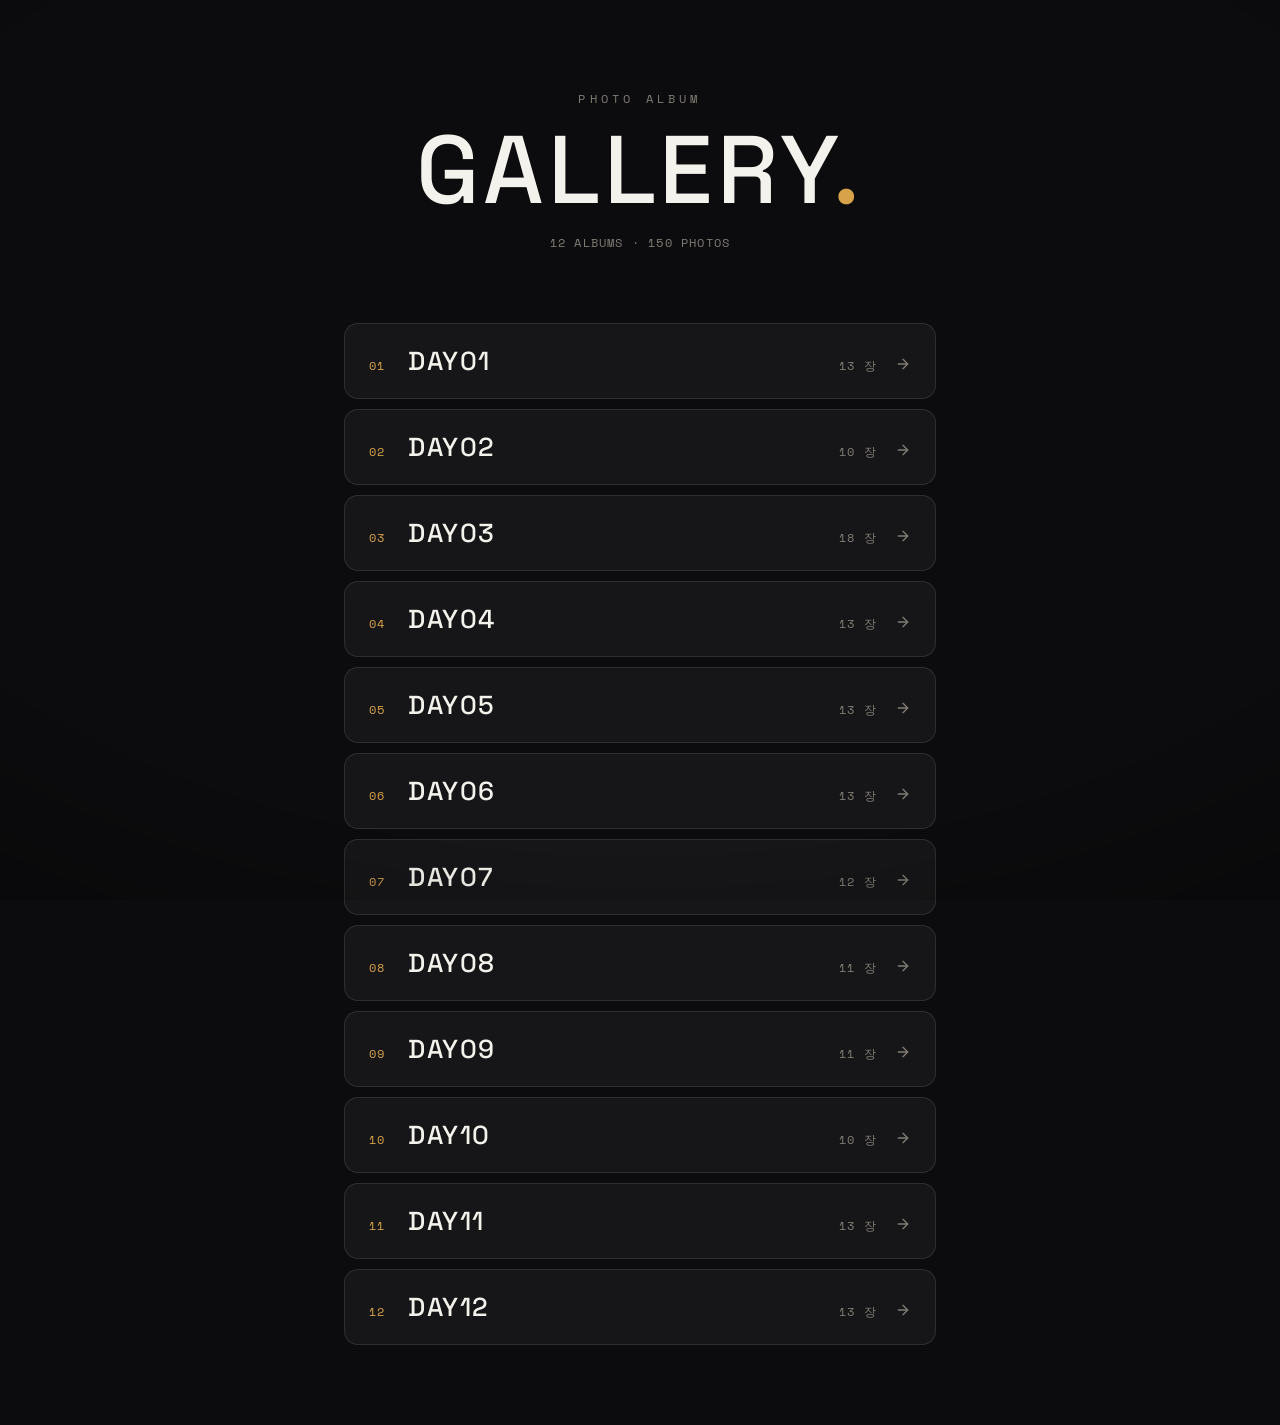
<file: index.html>
<!doctype html>
<html lang="ko">
  <head>
    <meta charset="UTF-8" />
    <meta
      name="viewport"
      content="width=device-width, initial-scale=1.0, viewport-fit=cover"
    />
    <title>Gallery</title>
    <link rel="preconnect" href="https://fonts.googleapis.com" />
    <link rel="preconnect" href="https://fonts.gstatic.com" crossorigin />
    <link
      href="https://fonts.googleapis.com/css2?family=Space+Grotesk:wght@400;500;700&family=Space+Mono:wght@400;700&display=swap"
      rel="stylesheet"
    />
    <style>
      /* pages.css와 같은 토큰 — 메인 페이지는 스크롤이 필요해서 독립 스타일 */
      :root {
        --bg: #0c0c0e;
        --text: #f4f2ec;
        --muted: #807d75;
        --line: rgba(255, 255, 255, 0.1);
        --panel: rgba(255, 255, 255, 0.045);
        --accent: #d8a24a;
        --sans: 'Space Grotesk', system-ui, -apple-system, sans-serif;
        --mono: 'Space Mono', ui-monospace, monospace;
      }
      * {
        box-sizing: border-box;
        margin: 0;
        padding: 0;
      }
      body {
        background: var(--bg);
        color: var(--text);
        font-family: var(--sans);
        min-height: 100dvh;
        -webkit-tap-highlight-color: transparent;
        animation: fade 0.6s ease;
      }
      /* 다크룸 비네트 (뷰어와 동일) */
      body::after {
        content: '';
        position: fixed;
        inset: 0;
        pointer-events: none;
        z-index: 5;
        background: radial-gradient(
          120% 100% at 50% 40%,
          transparent 55%,
          rgba(0, 0, 0, 0.55) 100%
        );
      }

      .wrap {
        max-width: 640px;
        margin: 0 auto;
        padding: clamp(48px, 10vh, 110px) 24px 80px;
      }

      header {
        text-align: center;
        margin-bottom: clamp(40px, 8vh, 72px);
      }
      .eyebrow {
        font-family: var(--mono);
        font-size: 12px;
        letter-spacing: 0.35em;
        text-transform: uppercase;
        color: var(--muted);
        margin-bottom: 18px;
      }
      h1 {
        font-size: clamp(48px, 12vw, 96px);
        font-weight: 500;
        letter-spacing: 0.04em;
        line-height: 0.95;
      }
      h1 .dot {
        color: var(--accent);
      }
      .meta {
        margin-top: 18px;
        font-family: var(--mono);
        font-size: 12px;
        letter-spacing: 0.1em;
        color: var(--muted);
      }

      /* ---------- 필름 인덱스 리스트 ---------- */
      .index {
        display: flex;
        flex-direction: column;
        gap: 10px;
      }
      .row {
        display: flex;
        align-items: baseline;
        gap: 18px;
        text-decoration: none;
        color: inherit;
        background: var(--panel);
        border: 1px solid var(--line);
        border-radius: 14px;
        padding: 20px 24px;
        transition:
          border-color 0.18s ease,
          background 0.18s ease,
          transform 0.15s ease;
      }
      .row:hover,
      .row:focus-visible {
        background: rgba(255, 255, 255, 0.07);
        border-color: rgba(216, 162, 74, 0.5);
        transform: translateY(-2px);
        outline: none;
      }
      .row .no {
        font-family: var(--mono);
        font-size: 12px;
        color: var(--accent);
        letter-spacing: 0.1em;
        min-width: 3ch;
      }
      .row .name {
        font-size: clamp(20px, 4.6vw, 26px);
        font-weight: 500;
        letter-spacing: 0.06em;
        flex: 1;
      }
      .row .count {
        font-family: var(--mono);
        font-size: 12px;
        color: var(--muted);
        letter-spacing: 0.1em;
      }
      .row .arrow {
        color: var(--muted);
        transition: color 0.18s ease, transform 0.18s ease;
      }
      .row:hover .arrow {
        color: var(--accent);
        transform: translateX(3px);
      }
      .row .arrow svg {
        width: 16px;
        height: 16px;
        display: block;
        transform: translateY(2px);
      }

      .empty,
      .error {
        font-family: var(--mono);
        font-size: 13px;
        color: var(--muted);
        border: 1px dashed var(--line);
        border-radius: 14px;
        padding: 44px 24px;
        text-align: center;
        line-height: 2;
      }
      .empty code {
        color: var(--accent);
      }

      @keyframes fade {
        from {
          opacity: 0;
        }
        to {
          opacity: 1;
        }
      }
      @media (prefers-reduced-motion: reduce) {
        * {
          animation: none !important;
          transition: none !important;
        }
      }
    </style>
  </head>
  <body>
    <div class="wrap">
      <header>
        <div class="eyebrow">Photo Album</div>
        <h1>GALLERY<span class="dot">.</span></h1>
        <p class="meta" id="meta">불러오는 중…</p>
      </header>

      <div class="index" id="list"></div>
    </div>

    <script>
      (async function () {
        const list = document.getElementById('list');
        const meta = document.getElementById('meta');

        let manifest;
        try {
          const res = await fetch('assets/manifest.json', {
            cache: 'no-store',
          });
          manifest = await res.json();
        } catch (e) {
          meta.textContent = '';
          list.innerHTML =
            '<div class="error">manifest.json을 불러올 수 없습니다.<br>' +
            'node scripts/generate-manifest.js 를 먼저 실행했는지 확인하세요.</div>';
          return;
        }

        const days = manifest.days || [];
        const totalPhotos = days.reduce((s, d) => s + d.count, 0);
        meta.textContent = days.length + ' ALBUMS · ' + totalPhotos + ' PHOTOS';

        if (days.length === 0) {
          list.innerHTML =
            '<div class="empty">아직 앨범이 없어요.<br>' +
            '<code>assets/images/day01/</code> 폴더에 사진을 넣으면<br>' +
            '여기 자동으로 나타납니다.</div>';
          return;
        }

        days.forEach((day, i) => {
          const a = document.createElement('a');
          a.className = 'row';
          a.href = 'viewer.html?day=' + encodeURIComponent(day.id);

          const no = String(i + 1).padStart(2, '0');
          a.innerHTML =
            '<span class="no">' + no + '</span>' +
            '<span class="name">' + day.title + '</span>' +
            '<span class="count">' + day.count + ' 장</span>' +
            '<span class="arrow"><svg viewBox="0 0 24 24" fill="none" stroke="currentColor" stroke-width="2" stroke-linecap="round" stroke-linejoin="round"><line x1="5" y1="12" x2="19" y2="12"/><polyline points="12 5 19 12 12 19"/></svg></span>';

          list.appendChild(a);
        });
      })();
    </script>
  </body>
</html>
</file>
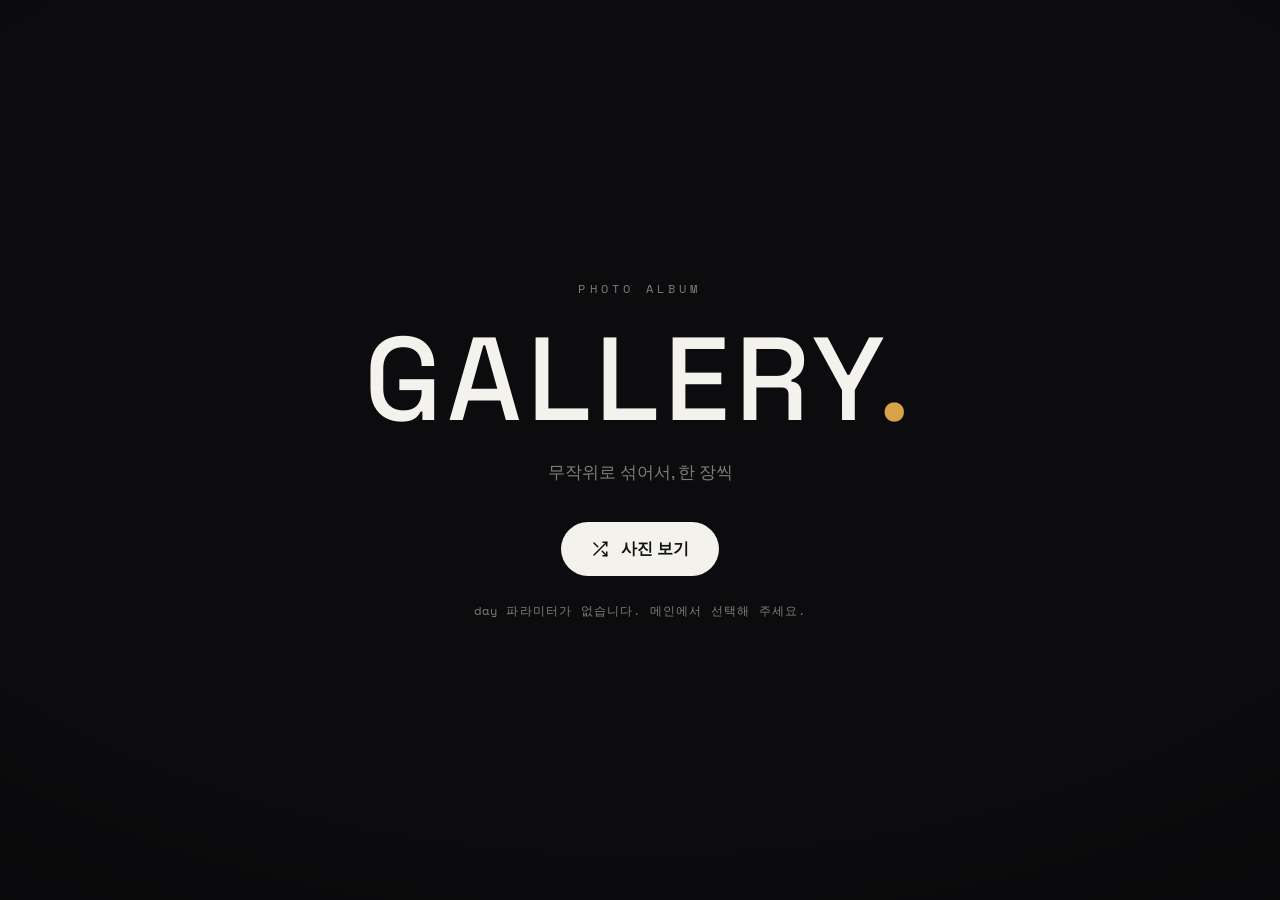
<file: viewer.html>
<!doctype html>
<html lang="ko">
  <head>
    <meta charset="UTF-8" />
    <meta
      name="viewport"
      content="width=device-width, initial-scale=1.0, viewport-fit=cover"
    />
    <title>Gallery Viewer</title>
    <link rel="stylesheet" href="assets/css/pages.css" />
    <link rel="preconnect" href="https://fonts.googleapis.com" />
    <link rel="preconnect" href="https://fonts.gstatic.com" crossorigin />
    <link
      href="https://fonts.googleapis.com/css2?family=Space+Grotesk:wght@400;500;700&family=Space+Mono:wght@400;700&display=swap"
      rel="stylesheet"
    />
  </head>
  <body>
    <!-- 표지 -->
    <section id="cover" class="screen">
      <div class="eyebrow">Photo Album</div>
      <h1 id="coverTitle">GALLERY<span class="dot">.</span></h1>
      <p class="subtitle" id="coverSub">무작위로 섞어서, 한 장씩</p>
      <button class="start" id="startBtn">
        <svg
          viewBox="0 0 24 24"
          fill="none"
          stroke="currentColor"
          stroke-width="2"
          stroke-linecap="round"
          stroke-linejoin="round"
        >
          <polyline points="16 3 21 3 21 8" />
          <line x1="4" y1="20" x2="21" y2="3" />
          <polyline points="21 16 21 21 16 21" />
          <line x1="15" y1="15" x2="21" y2="21" />
          <line x1="4" y1="4" x2="9" y2="9" />
        </svg>
        사진 보기
      </button>
      <div class="count-note" id="countNote">불러오는 중…</div>
    </section>

    <!-- 뷰어 -->
    <section id="viewer" class="screen" hidden>
      <div class="topbar">
        <div class="counter">
          <b id="cur">1</b> <span>/ <span id="total">1</span></span>
        </div>
        <div class="tools">
          <button class="icon-btn" id="shuffleBtn" title="다시 섞기">
            <svg
              viewBox="0 0 24 24"
              fill="none"
              stroke="currentColor"
              stroke-width="2"
              stroke-linecap="round"
              stroke-linejoin="round"
            >
              <polyline points="16 3 21 3 21 8" />
              <line x1="4" y1="20" x2="21" y2="3" />
              <polyline points="21 16 21 21 16 21" />
              <line x1="15" y1="15" x2="21" y2="21" />
              <line x1="4" y1="4" x2="9" y2="9" />
            </svg>
          </button>
          <button class="icon-btn" id="stripBtn" title="목록 보기">
            <svg
              viewBox="0 0 24 24"
              fill="none"
              stroke="currentColor"
              stroke-width="2"
              stroke-linecap="round"
              stroke-linejoin="round"
            >
              <rect x="3" y="4" width="4" height="16" rx="1" />
              <rect x="10" y="4" width="4" height="16" rx="1" />
              <rect x="17" y="4" width="4" height="16" rx="1" />
            </svg>
          </button>
          <button class="icon-btn" id="homeBtn" title="처음으로">
            <svg
              viewBox="0 0 24 24"
              fill="none"
              stroke="currentColor"
              stroke-width="2"
              stroke-linecap="round"
              stroke-linejoin="round"
            >
              <path d="M3 9l9-7 9 7v11a2 2 0 0 1-2 2H5a2 2 0 0 1-2-2z" />
              <polyline points="9 22 9 12 15 12 15 22" />
            </svg>
          </button>
        </div>
      </div>

      <div class="stage" id="stage">
        <button class="nav-zone prev" id="prevZone" aria-label="이전">
          <span class="chev"
            ><svg
              viewBox="0 0 24 24"
              fill="none"
              stroke="currentColor"
              stroke-width="2.2"
              stroke-linecap="round"
              stroke-linejoin="round"
            >
              <polyline points="15 18 9 12 15 6" /></svg
          ></span>
        </button>
        <div class="spinner" id="spinner"></div>
        <img id="photo" alt="" />
        <button class="nav-zone next" id="nextZone" aria-label="다음">
          <span class="chev"
            ><svg
              viewBox="0 0 24 24"
              fill="none"
              stroke="currentColor"
              stroke-width="2.2"
              stroke-linecap="round"
              stroke-linejoin="round"
            >
              <polyline points="9 18 15 12 9 6" /></svg
          ></span>
        </button>
      </div>

      <div class="bottom">
        <div class="progress"><div class="bar" id="bar"></div></div>
        <div class="filmstrip" id="filmstrip" hidden></div>
        <div class="hint">← → 방향키 · 스와이프 · Esc 나가기</div>
      </div>
    </section>

    <script>
      (async function () {
        // ── 1. URL에서 day 파라미터 읽기 (예: viewer.html?day=day01)
        const params = new URLSearchParams(location.search);
        const dayId = params.get('day');

        // ── 2. manifest.json에서 해당 day의 이미지 목록 가져오기
        let IMAGES = [];
        let TITLE = 'GALLERY';
        let SUBTITLE = '무작위로 섞어서, 한 장씩';

        try {
          const res = await fetch('assets/manifest.json', {
            cache: 'no-store',
          });
          const manifest = await res.json();
          const day = manifest.days.find((d) => d.id === dayId);

          if (!day) {
            document.getElementById('countNote').textContent =
              dayId
                ? `"${dayId}" 폴더를 찾을 수 없습니다.`
                : 'day 파라미터가 없습니다. 메인에서 선택해 주세요.';
            document.getElementById('startBtn').disabled = true;
            return;
          }

          IMAGES = day.images;
          TITLE = day.title;
        } catch (e) {
          document.getElementById('countNote').textContent =
            'manifest.json을 불러오지 못했습니다.';
          document.getElementById('startBtn').disabled = true;
          return;
        }

        // ── 3. 아래부터는 기존 뷰어 로직 그대로
        document.getElementById('coverTitle').firstChild.textContent = TITLE;
        document.getElementById('coverSub').textContent = SUBTITLE;
        document.getElementById('countNote').textContent =
          IMAGES.length + '장';
        document.title = TITLE + ' — Gallery';

        const $ = (id) => document.getElementById(id);
        const cover = $('cover'),
          viewer = $('viewer');
        const photo = $('photo'),
          stage = $('stage');
        const spinner = $('spinner');
        const filmstrip = $('filmstrip');
        let order = [];
        let pos = 0;
        let stripBuilt = false;
        const cache = {};
        let token = 0;

        function shuffle() {
          order = IMAGES.map((_, i) => i);
          for (let i = order.length - 1; i > 0; i--) {
            const j = Math.floor(Math.random() * (i + 1));
            [order[i], order[j]] = [order[j], order[i]];
          }
          stripBuilt = false;
          filmstrip.innerHTML = '';
        }

        function getImg(url) {
          if (cache[url]) return cache[url];
          const im = new Image();
          im.decoding = 'async';
          im.src = url;
          cache[url] = im;
          return im;
        }
        function preload(i) {
          const idx = order[i];
          if (idx !== undefined) getImg(IMAGES[idx]);
        }

        function preloadAll() {
          let i = 0;
          const CONCURRENCY = 3;
          function next() {
            if (i >= order.length) return;
            const url = IMAGES[order[i++]];
            const im = getImg(url);
            if (im.complete) next();
            else {
              im.addEventListener('load', next, { once: true });
              im.addEventListener('error', next, { once: true });
            }
          }
          for (let k = 0; k < CONCURRENCY; k++) next();
        }

        function render() {
          const idx = order[pos];
          const url = IMAGES[idx];
          const my = ++token;
          const im = getImg(url);

          const show = () => {
            if (my !== token) return;
            photo.src = url;
            photo.classList.remove('loading');
            spinner.classList.remove('show');
          };

          if (im.complete && im.naturalWidth) {
            show();
          } else {
            photo.classList.add('loading');
            spinner.classList.add('show');
            im.addEventListener('load', show, { once: true });
            im.addEventListener(
              'error',
              () => {
                if (my !== token) return;
                spinner.classList.remove('show');
                photo.classList.remove('loading');
                photo.alt = '사진을 불러올 수 없습니다: ' + url;
              },
              { once: true },
            );
          }

          $('cur').textContent = pos + 1;
          $('total').textContent = order.length;
          $('bar').style.width = ((pos + 1) / order.length) * 100 + '%';

          preload((pos + 1) % order.length);
          preload((pos - 1 + order.length) % order.length);

          updateStripActive();
        }

        function go(delta) {
          if (order.length === 0) return;
          pos = (pos + delta + order.length) % order.length;
          render();
        }

        function start() {
          shuffle();
          pos = 0;
          cover.hidden = true;
          viewer.hidden = false;
          render();
          preloadAll();
        }

        function buildStrip() {
          filmstrip.innerHTML = '';
          order.forEach((idx, i) => {
            const t = new Image();
            t.src = IMAGES[idx];
            t.loading = 'lazy';
            t.dataset.i = i;
            t.addEventListener('click', () => {
              pos = i;
              render();
            });
            filmstrip.appendChild(t);
          });
          stripBuilt = true;
          updateStripActive();
        }
        function updateStripActive() {
          if (filmstrip.hidden) return;
          const imgs = filmstrip.children;
          for (let i = 0; i < imgs.length; i++)
            imgs[i].classList.toggle('active', i === pos);
          const active = imgs[pos];
          if (active)
            active.scrollIntoView({ inline: 'center', block: 'nearest' });
        }

        $('startBtn').addEventListener('click', start);
        $('prevZone').addEventListener('click', () => go(-1));
        $('nextZone').addEventListener('click', () => go(1));
        $('shuffleBtn').addEventListener('click', () => {
          shuffle();
          pos = 0;
          render();
          if (!filmstrip.hidden) buildStrip();
        });
        // 홈 버튼: 메인 페이지로 이동 (표지가 아니라 index로)
        $('homeBtn').addEventListener('click', () => {
          location.href = 'index.html';
        });
        $('stripBtn').addEventListener('click', (e) => {
          filmstrip.hidden = !filmstrip.hidden;
          e.currentTarget.classList.toggle('on', !filmstrip.hidden);
          if (!filmstrip.hidden && !stripBuilt) buildStrip();
          updateStripActive();
        });

        document.addEventListener('keydown', (e) => {
          if (viewer.hidden) return;
          if (e.key === 'ArrowRight') go(1);
          else if (e.key === 'ArrowLeft') go(-1);
          else if (e.key === 'Escape') {
            viewer.hidden = true;
            cover.hidden = false;
          }
        });

        let sx = 0,
          sy = 0,
          moved = false;
        stage.addEventListener(
          'touchstart',
          (e) => {
            sx = e.touches[0].clientX;
            sy = e.touches[0].clientY;
            moved = false;
          },
          { passive: true },
        );
        stage.addEventListener(
          'touchmove',
          () => {
            moved = true;
          },
          { passive: true },
        );
        stage.addEventListener(
          'touchend',
          (e) => {
            if (!moved) return;
            const dx = e.changedTouches[0].clientX - sx;
            const dy = e.changedTouches[0].clientY - sy;
            if (Math.abs(dx) > 50 && Math.abs(dx) > Math.abs(dy)) {
              go(dx < 0 ? 1 : -1);
            }
          },
          { passive: true },
        );
      })();
    </script>
  </body>
</html>
</file>
<file: assets/css/pages.css>
:root {
  --bg: #0c0c0e;
  --text: #f4f2ec;
  --muted: #807d75;
  --line: rgba(255, 255, 255, 0.1);
  --panel: rgba(255, 255, 255, 0.045);
  --accent: #d8a24a;
  --sans: 'Space Grotesk', system-ui, -apple-system, sans-serif;
  --mono: 'Space Mono', ui-monospace, monospace;
}

* {
  box-sizing: border-box;
  margin: 0;
  padding: 0;
}
html,
body {
  height: 100%;
}
body {
  background: var(--bg);
  color: var(--text);
  font-family: var(--sans);
  overflow: hidden;
  -webkit-tap-highlight-color: transparent;
}

/* faint darkroom vignette */
body::after {
  content: '';
  position: fixed;
  inset: 0;
  pointer-events: none;
  z-index: 5;
  background: radial-gradient(
    120% 100% at 50% 40%,
    transparent 55%,
    rgba(0, 0, 0, 0.55) 100%
  );
}

.screen {
  position: fixed;
  inset: 0;
  display: flex;
}
[hidden] {
  display: none !important;
}

/* ---------- 표지 ---------- */
#cover {
  flex-direction: column;
  align-items: center;
  justify-content: center;
  text-align: center;
  gap: 26px;
  padding: 32px;
  animation: fade 0.6s ease;
}
.eyebrow {
  font-family: var(--mono);
  font-size: 12px;
  letter-spacing: 0.35em;
  text-transform: uppercase;
  color: var(--muted);
}
#cover h1 {
  font-size: clamp(48px, 12vw, 118px);
  font-weight: 500;
  letter-spacing: 0.04em;
  line-height: 0.95;
}
#cover h1 .dot {
  color: var(--accent);
}
.subtitle {
  color: var(--muted);
  font-size: clamp(14px, 3.4vw, 17px);
  max-width: 32ch;
}

.start {
  margin-top: 12px;
  display: inline-flex;
  align-items: center;
  gap: 12px;
  background: var(--text);
  color: #111;
  border: none;
  cursor: pointer;
  font-family: var(--sans);
  font-weight: 700;
  font-size: 16px;
  padding: 16px 30px;
  border-radius: 999px;
  transition:
    transform 0.15s ease,
    box-shadow 0.25s ease;
  box-shadow: 0 0 0 0 rgba(216, 162, 74, 0);
}
.start:hover {
  transform: translateY(-2px);
  box-shadow: 0 14px 40px -12px rgba(216, 162, 74, 0.55);
}
.start:active {
  transform: translateY(0);
}
.start svg {
  width: 18px;
  height: 18px;
}
.count-note {
  font-family: var(--mono);
  font-size: 12px;
  color: var(--muted);
  letter-spacing: 0.1em;
}

/* ---------- 뷰어 ---------- */
#viewer {
  flex-direction: column;
  animation: fade 0.5s ease;
}

.topbar {
  position: relative;
  z-index: 6;
  display: flex;
  align-items: center;
  justify-content: space-between;
  padding: 16px 20px calc(16px + env(safe-area-inset-top));
  padding-top: max(16px, env(safe-area-inset-top));
  gap: 12px;
}
.counter {
  font-family: var(--mono);
  font-size: 14px;
  letter-spacing: 0.12em;
}
.counter b {
  color: var(--accent);
  font-weight: 700;
}
.counter span {
  color: var(--muted);
}
.tools {
  display: flex;
  gap: 8px;
}
.icon-btn {
  display: grid;
  place-items: center;
  width: 40px;
  height: 40px;
  border-radius: 12px;
  background: var(--panel);
  border: 1px solid var(--line);
  color: var(--text);
  cursor: pointer;
  transition:
    background 0.18s ease,
    border-color 0.18s ease,
    transform 0.1s;
}
.icon-btn:hover {
  background: rgba(255, 255, 255, 0.09);
  border-color: rgba(255, 255, 255, 0.22);
}
.icon-btn:active {
  transform: scale(0.94);
}
.icon-btn.on {
  color: var(--accent);
  border-color: rgba(216, 162, 74, 0.5);
}
.icon-btn svg {
  width: 19px;
  height: 19px;
}

.stage {
  position: relative;
  flex: 1;
  min-height: 0;
  display: flex;
  align-items: center;
  justify-content: center;
  padding: 8px 20px 20px;
  overflow: hidden;
  touch-action: pan-y;
}
.stage img {
  max-width: 100%;
  max-height: 100%;
  object-fit: contain;
  border-radius: 6px;
  box-shadow: 0 30px 80px -30px rgba(0, 0, 0, 0.9);
  user-select: none;
  -webkit-user-drag: none;
  transition: opacity 0.35s ease;
}
.stage img.loading {
  opacity: 0;
}

/* 로딩 스피너 */
.spinner {
  position: absolute;
  z-index: 3;
  width: 34px;
  height: 34px;
  border-radius: 50%;
  border: 3px solid rgba(255, 255, 255, 0.15);
  border-top-color: var(--accent);
  animation: spin 0.8s linear infinite;
  opacity: 0;
  transition: opacity 0.2s ease;
  pointer-events: none;
}
.spinner.show {
  opacity: 1;
}
@keyframes spin {
  to {
    transform: rotate(360deg);
  }
}

.empty {
  color: var(--muted);
  text-align: center;
  font-size: 15px;
  line-height: 1.6;
}
.empty code {
  font-family: var(--mono);
  color: var(--accent);
}

/* 좌우 클릭 영역 */
.nav-zone {
  position: absolute;
  top: 0;
  bottom: 0;
  width: 34%;
  z-index: 4;
  cursor: pointer;
  border: none;
  background: transparent;
  display: flex;
  align-items: center;
  opacity: 0;
  transition: opacity 0.2s ease;
}
.nav-zone:hover {
  opacity: 1;
}
.nav-zone.prev {
  left: 0;
  justify-content: flex-start;
  padding-left: 10px;
  background: linear-gradient(90deg, rgba(0, 0, 0, 0.35), transparent);
}
.nav-zone.next {
  right: 0;
  justify-content: flex-end;
  padding-right: 10px;
  background: linear-gradient(270deg, rgba(0, 0, 0, 0.35), transparent);
}
.chev {
  width: 44px;
  height: 44px;
  border-radius: 50%;
  display: grid;
  place-items: center;
  background: rgba(0, 0, 0, 0.4);
  border: 1px solid var(--line);
}
.chev svg {
  width: 22px;
  height: 22px;
  color: #fff;
}

/* 하단 진행바 + 필름스트립 */
.bottom {
  position: relative;
  z-index: 6;
  padding: 0 20px calc(18px + env(safe-area-inset-bottom));
}
.progress {
  height: 2px;
  background: rgba(255, 255, 255, 0.12);
  border-radius: 2px;
  overflow: hidden;
}
.progress .bar {
  height: 100%;
  width: 0;
  background: var(--accent);
  transition: width 0.35s ease;
}

.filmstrip {
  display: flex;
  gap: 8px;
  overflow-x: auto;
  padding: 14px 2px 4px;
  scroll-behavior: smooth;
  scrollbar-width: none;
}
.filmstrip::-webkit-scrollbar {
  display: none;
}
.filmstrip img {
  height: 56px;
  width: 56px;
  object-fit: cover;
  border-radius: 8px;
  flex: 0 0 auto;
  cursor: pointer;
  opacity: 0.45;
  border: 2px solid transparent;
  transition:
    opacity 0.2s,
    border-color 0.2s,
    transform 0.15s;
}
.filmstrip img:hover {
  opacity: 0.8;
  transform: translateY(-2px);
}
.filmstrip img.active {
  opacity: 1;
  border-color: var(--accent);
}

.hint {
  text-align: center;
  font-family: var(--mono);
  font-size: 11px;
  color: var(--muted);
  letter-spacing: 0.1em;
  padding-top: 12px;
  opacity: 0.7;
}

@keyframes fade {
  from {
    opacity: 0;
  }
  to {
    opacity: 1;
  }
}
@media (prefers-reduced-motion: reduce) {
  * {
    animation: none !important;
    transition: none !important;
  }
}
@media (max-width: 600px) {
  .hint {
    display: none;
  }
  .nav-zone {
    opacity: 1;
    background: transparent;
  }
  .nav-zone .chev {
    background: rgba(0, 0, 0, 0.3);
  }
}
</file>
